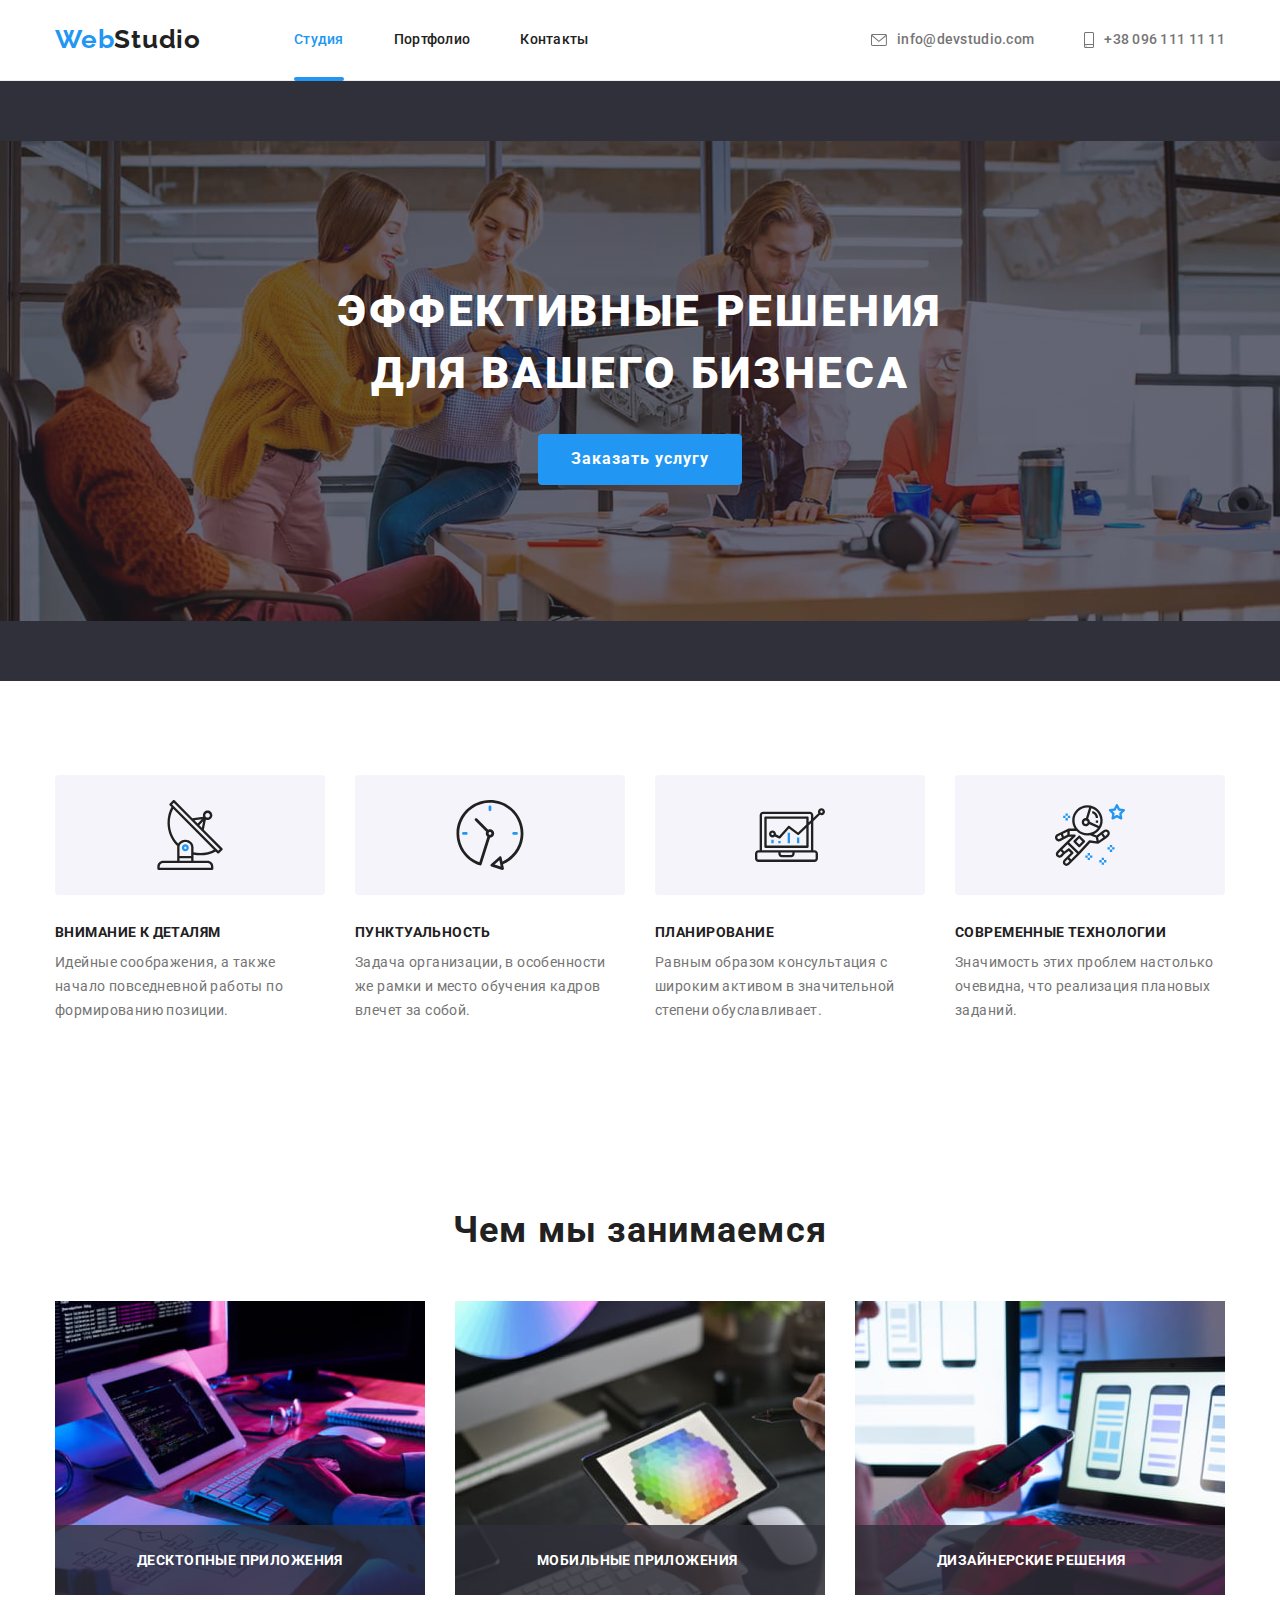
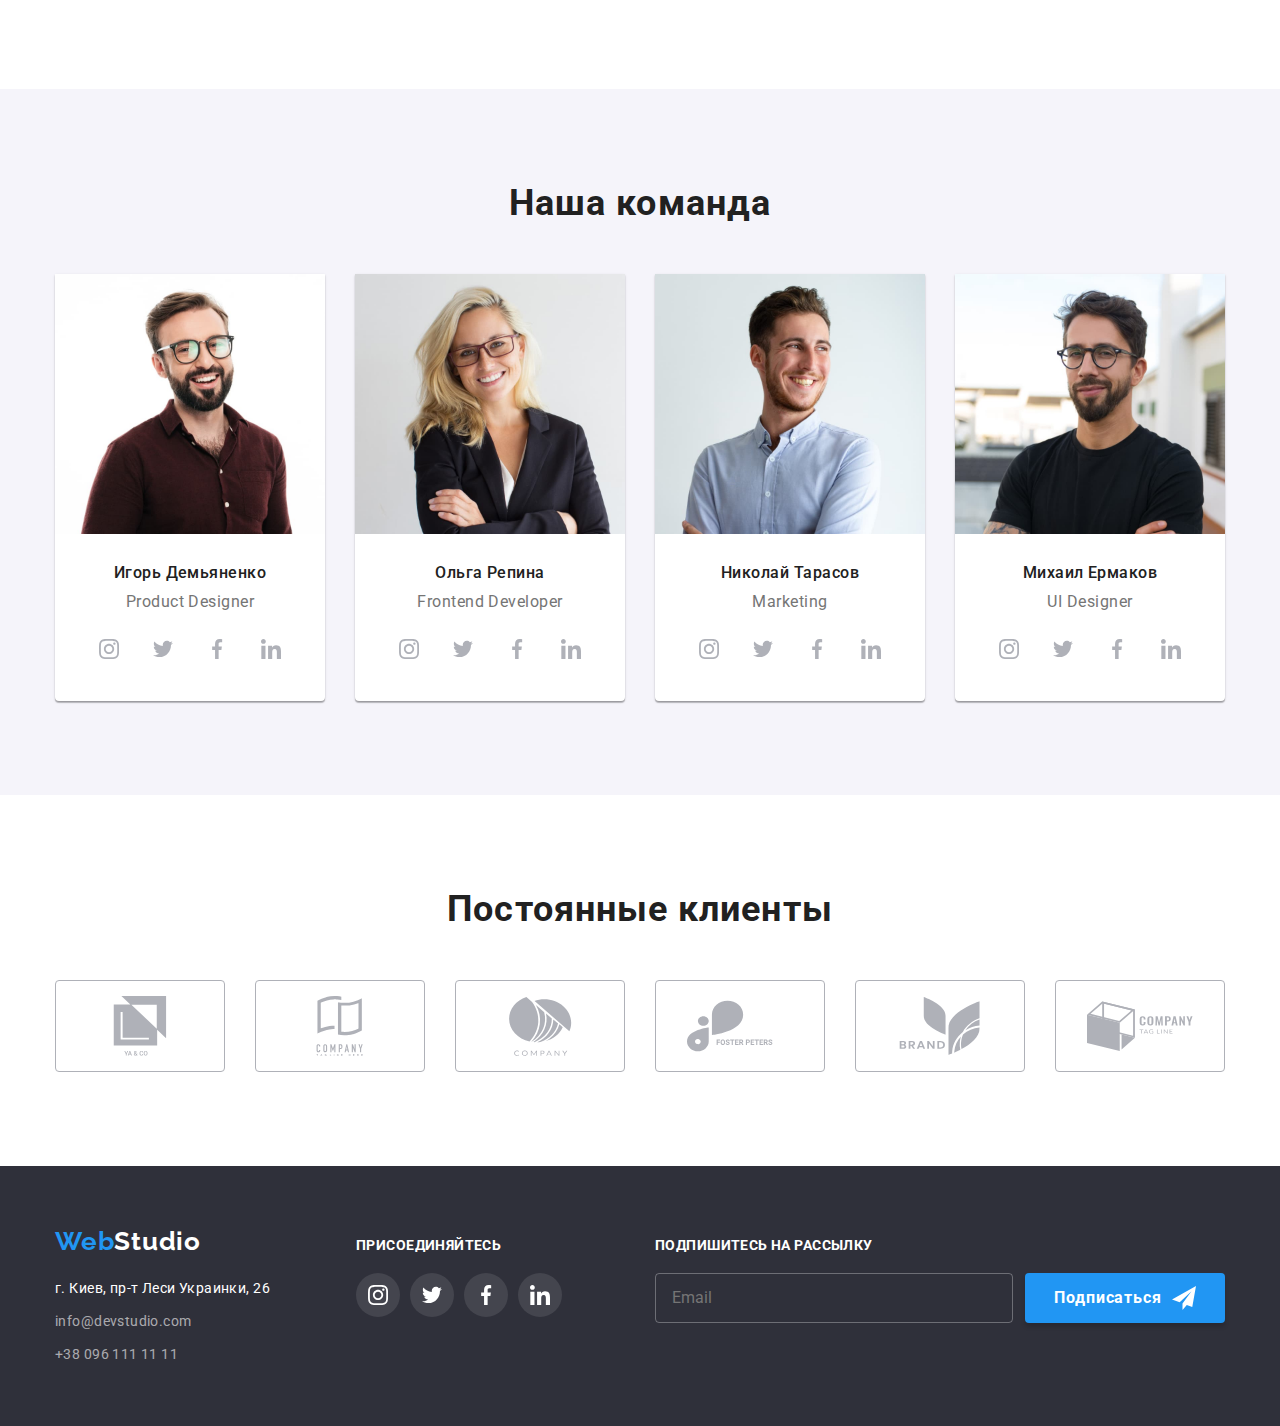
<file: index.html>
<!DOCTYPE html>
<html lang="ru">
<head>
    <meta charset="UTF-8">
    <meta http-equiv="X-UA-Compatible" content="IE=edge">
    <meta name="viewport" content="width=device-width, initial-scale=1.0">
    <title>Web Studio</title>
    <link rel="preconnect" href="https://fonts.googleapis.com">
    <link rel="preconnect" href="https://fonts.gstatic.com" crossorigin>
    <link href="https://fonts.googleapis.com/css2?family=Raleway:wght@700&family=Roboto:wght@400;500;700;900&display=swap"
        rel="stylesheet">
        <link rel="stylesheet" href="https://cdnjs.cloudflare.com/ajax/libs/modern-normalize/1.1.0/modern-normalize.min.css">
    <link rel="stylesheet" href="./css/main.min.css" />
</head>
<body>
    <header class="line-header">
        <div class="container">
            <!-- Заголовок Хедера -->
            <div class="header">
                <a href="./index.html" class="header__logo-second link"><span class="header__logo">Web</span>Studio</a>
            <!-- Навигация -->
                <nav class="nav">
                    <ul class="nav__list list"> 
                        <li class="nav__list-link"><a href="./index.html" class="nav__link link current">Студия</a></li>
                        <li class="nav__list-link"><a href="./portfolio.html" class="nav__link link">Портфолио</a></li>
                        <li class="nav__list-link"><a href="" class="nav__link link">Контакты</a></li>
                    </ul>
                </nav>
            <!-- Контакты -->
                <ul class="nav-contact list">
                    <li>
                        <a href="mailto:info@devstudio.com" class="nav__contact-link link">
                            <div class="nav-contact__icon-block">
                                <svg class="nav__mail-icon" width="16px" height="12px">
                                    <use href="./images/symbol-defs.svg#icon-envelope"></use>
                                </svg>
                                info@devstudio.com
                            </div>
                        </a>
                    </li>
                    <li>
                        <a href="tel:+380961111111" class="nav__contact-link link">
                            <div class="nav-contact__icon-block">
                                <svg class="nav__phone-icon" width="10px" height="16px">
                                    <use href="./images/symbol-defs.svg#icon-smartphone"></use>
                                </svg>
                                +38 096 111 11 11
                            </div>
                        </a>
                    </li>
                </ul>
            </div>
        </div>
    </header>
    <main>
        <!-- Фон на Hero -->
        
        <!-- Hero -->
        <section class="hero">
            <div class="container">
                <h1 class="hero__captoin">Эффективные решения<br> для вашего бизнеса</h1>
                <button data-modal-open type="button" class="hero__button">Заказать услугу</button>
                <div class="backdrop is-hidden" data-modal>
                    <div class="modal">
                        <button class="modal__button-close" type="button" data-modal-close>
                            <svg width="11px" height="11px" class="modal__icon">
                                <use href="./images/symbol-defs.svg#icon-close-svg"></use>
                            </svg>
                    </button>
                    <form name="signup_form" autocomplete="on" novalidate>
                        <h2 class="form-label">Оставьте свои данные, мы вам перезвоним</h2>
                        <div class="form-info">
                        <label for="name">Имя</label>
                        <input type="text" name="name" id="name" placeholder=" " class="form-info__text"/>
                        <svg class="form-info__svg">
                            <use href="./images/symbol-defs.svg#icon-person-input"></use>
                        </svg>
                        </div>

                        <div class="form-info">
                        <label for="tel">Телефон</label>
                        <input type="tel" name="tel" id="tel" placeholder=" " class="form-info__text">
                        <svg class="form-info__svg">
                            <use href="./images/symbol-defs.svg#icon-phone-input"></use>
                        </svg>
                        </div>

                        <div class="form-info">
                        <label for="email">Почта</label>
                        <input type="email" name="email" id="email" placeholder=" " class="form-info__text">
                        <svg class="form-info__svg">
                            <use href="./images/symbol-defs.svg#icon-email-input"></use>
                        </svg>
                        </div>

                        <div class="feetback">
                        <label for="feetback">Комментарий</label>
                        <textarea name="feetback" id="feetback" rows="10" placeholder="Введите текст" class="form-info__text"></textarea>
                        </div>

                        <div class="polisy">
                        <label for="polisy">
                            <input type="checkbox" name="polisy" id="polisy" class="polisy__checkbox">
                            <svg class="polisy__icon">
                                <use href="./images/symbol-defs.svg#icon-polisy"></use>
                            </svg>
                            Соглашаюсь с рассылкой и принимаю 
                            <a href="" class="polisy__link">Условия договора</a>
                        </label>
                        </div>
                        <button type="submit" class="form-button">Отправить</button>
                    </form>
                    </div>
                </div>
            </div>
        </section>
        <!-- Особенности веб студии -->
        <section class="section">
            <div class="container">
                <h2 class="visually-hidden">Особенности</h2>
                <ul class="hang list">
                    <li class="hang__list">
                        <div class="hang__block">
                            <svg class="hang__icons">
                                <use href="./images/symbol-defs.svg#icon-antenna"></use>
                            </svg>
                        </div>
                        <h3 class="hang__label">Внимание к деталям</h3>
                        <p class="hang__text">Идейные соображения, а также начало повседневной работы по формированию позиции.</p>
                    </li>
                <li class="hang__list">
                    <div class="hang__block">
                        <svg class="hang__icons">
                            <use href="./images/symbol-defs.svg#icon-clock"></use>
                        </svg>
                    </div>
                    <h3 class="hang__label">Пунктуальность</h3>
                    <p class="hang__text">Задача организации, в особенности же рамки и место обучения кадров влечет за собой.</p>
                </li>
                <li class="hang__list">
                    <div class="hang__block">
                        <svg class="hang__icons">
                            <use href="./images/symbol-defs.svg#icon-diagram"></use>
                        </svg>
                    </div>
                    <h3 class="hang__label">Планирование</h3>
                    <p class="hang__text">Равным образом консультация с широким активом в значительной степени обуславливает.</p>
                </li>
                <li class="hang__list">
                    <div class="hang__block">
                        <svg class="hang__icons">
                            <use href="./images/symbol-defs.svg#icon-astronaut"></use>
                        </svg>
                    </div>
                    <h3 class="hang__label">Современные технологии</h3>
                    <p class="hang__text">Значимость этих проблем настолько очевидна, что реализация плановых заданий.</p>
                </li>
                </ul>
            </div>
        </section>
        
        <!-- Примеры работ -->
        <section class="section examples-section">
            <div class="container">
                <h2 class="examples-title">Чем мы занимаемся</h2>
                    <ul class="examples list">
                        <li class="examples__list">
                            <div class="examples__backdrop">
                            <img src="./images/box1.jpg" alt="Семантическая верстка" width="370">
                                <p class="examples__text">Десктопные приложения</p>
                            </div>
                        </li>
                        <li class="examples__list">
                            <div class="examples__backdrop">
                            <img src="./images/box2.jpg" alt="Адаптивня верстка" width="370">
                                <p class="examples__text">Мобильные приложения</p>
                            </div>
                        </li>
                        <li class="examples__list">
                            <div class="examples__backdrop">
                            <img src="./images/box3.jpg" alt="Палитра с цветом" width="370">
                                <p class="examples__text">Дизайнерские решения</p>
                            </div>
                        </li>
                    </ul>
            </div>
        </section>
        <!-- Секция наша команда -->
        <section class="section my-team">
            <div class="container">
                <h2 class="team-title">Наша команда</h2>
                    <ul class="team list">
                        <li class="team__list">
                            <img src="./images/img1.jpg" alt="Сотрудник Игорь Демьяненко" width="270">
                            <div class="worker-box">
                                <h3 class="worker__title">Игорь Демьяненко</h3>
                                <p class="worker__position">Product Designer</p>
                                <ul class="social">
                                    <li class="social__list">
                                        <a href="" class="social__link">
                                            <svg width="20px" height="20px">
                                                <use href="./images/symbol-defs.svg#icon-instagram"></use>
                                            </svg>
                                        </a>
                                    </li>
                                    <li class="social__list">
                                        <a href="" class="social__link">
                                            <svg width="20px" height="20px">
                                                <use href="./images/symbol-defs.svg#icon-twitter"></use>
                                            </svg>
                                        </a>
                                    </li>
                                    <li class="social__list">
                                        <a href="" class="social__link">
                                            <svg width="20px" height="20px">
                                                <use href="./images/symbol-defs.svg#icon-facebook"></use>
                                            </svg>
                                        </a>
                                    </li>
                                    <li class="social__list">
                                        <a href="" class="social__link">
                                            <svg width="20px" height="20px">
                                                <use href="./images/symbol-defs.svg#icon-linkedin"></use>
                                            </svg>
                                        </a>
                                    </li>
                                </ul>
                             </div>
                        </li>
                <li class="team__list">
                    <img src="./images/img2.jpg" alt="Сотрудник Ольга Репина" width="270">
                    <div class="worker-box">
                        <h3 class="worker__title">Ольга Репина</h3>
                        <p class="worker__position">Frontend Developer</p>
                        <ul class="social">
                            <li class="social__list">
                                <a href="" class="social__link">
                                    <svg width="20px" height="20px">
                                        <use href="./images/symbol-defs.svg#icon-instagram"></use>
                                    </svg>
                                </a>
                            </li>
                            <li class="social__list">
                                <a href="" class="social__link">
                                    <svg width="20px" height="20px">
                                        <use href="./images/symbol-defs.svg#icon-twitter"></use>
                                    </svg>
                                </a>
                            </li>
                            <li class="social__list">
                                <a href="" class="social__link">
                                    <svg width="20px" height="20px">
                                        <use href="./images/symbol-defs.svg#icon-facebook"></use>
                                    </svg>
                                </a>
                            </li>
                            <li class="social__list">
                                <a href="" class="social__link">
                                    <svg width="20px" height="20px">
                                        <use href="./images/symbol-defs.svg#icon-linkedin"></use>
                                    </svg>
                                </a>
                            </li>
                        </ul>
                    </div>
                </li>
                <li class="team__list">
                    <img src="./images/img3.jpg" alt="Сотрудник Николай Тарасов" width="270">
                        <div class="worker-box">
                            <h3 class="worker__title">Николай Тарасов</h3>
                            <p class="worker__position">Marketing</p>
                            <ul class="social">
                                <li class="social__list">
                                    <a href="" class="social__link">
                                        <svg width="20px" height="20px">
                                            <use href="./images/symbol-defs.svg#icon-instagram"></use>
                                        </svg>
                                    </a>
                                </li>
                                <li class="social__list">
                                    <a href="" class="social__link">
                                        <svg width="20px" height="20px">
                                            <use href="./images/symbol-defs.svg#icon-twitter"></use>
                                        </svg>
                                    </a>
                                </li>
                                <li class="social__list">
                                    <a href="" class="social__link">
                                        <svg width="20px" height="20px">
                                            <use href="./images/symbol-defs.svg#icon-facebook"></use>
                                        </svg>
                                    </a>
                                </li>
                                <li class="social__list">
                                    <a href="" class="social__link">
                                        <svg width="20px" height="20px">
                                            <use href="./images/symbol-defs.svg#icon-linkedin"></use>
                                        </svg>
                                    </a>
                                </li>
                            </ul>
                        </div>
                </li>
                <li class="team__list">
                    <img src="./images/img4.jpg" alt="Сотрудник Михаил Ермаков" width="270">
                        <div class="worker-box">
                            <h3 class="worker__title">Михаил Ермаков</h3>
                            <p class="worker__position">UI Designer</p>
                            <ul class="social">
                                <li class="social__list">
                                    <a href="" class="social__link">
                                        <svg width="20px" height="20px">
                                            <use href="./images/symbol-defs.svg#icon-instagram"></use>
                                        </svg>
                                    </a>
                                </li>
                                <li class="social__list">
                                    <a href="" class="social__link">
                                        <svg width="20px" height="20px">
                                            <use href="./images/symbol-defs.svg#icon-twitter"></use>
                                        </svg>
                                    </a>
                                </li>
                                <li class="social__list">
                                    <a href="" class="social__link">
                                        <svg width="20px" height="20px">
                                            <use href="./images/symbol-defs.svg#icon-facebook"></use>
                                        </svg>
                                    </a>
                                </li>
                                <li class="social__list">
                                    <a href="" class="social__link">
                                        <svg width="20px" height="20px">
                                            <use href="./images/symbol-defs.svg#icon-linkedin"></use>
                                        </svg>
                                    </a>
                                </li>
                            </ul>
                        </div>
                </li>
            </ul>
            </div>
        </section>
        <!-- Постоянные клиенты -->
        <section class="section">
            <div class="container">
                <h2 class="client-header">Постоянные клиенты</h2>
                <ul class="client">
                    <li class="client__list">
                        <a href="" class="client__link">
                            <svg width="106px" height="60px">
                                <use href="./images/symbol-defs.svg#icon-group-1"></use>
                            </svg>
                        </a>
                    </li>
                    <li class="client__list">
                        <a href="" class="client__link">
                            <svg width="106px" height="60px">
                                <use href="./images/symbol-defs.svg#icon-group-2"></use>
                            </svg>
                        </a>
                    </li>
                    <li class="client__list">
                        <a href="" class="client__link">
                            <svg width="106px" height="60px">
                                <use href="./images/symbol-defs.svg#icon-group-3"></use>
                            </svg>
                        </a>
                    </li>
                <li class="client__list">
                    <a href="" class="client__link">
                        <svg width="106px" height="60px">
                            <use href="./images/symbol-defs.svg#icon-group-4"></use>
                        </svg>
                    </a>
                </li>
                    <li class="client__list">
                        <a href="" class="client__link">
                            <svg width="106px" height="60px">
                                <use href="./images/symbol-defs.svg#icon-group-5"></use>
                            </svg>
                        </a>
                    </li>
                    <li class="client__list">
                        <a href="" class="client__link">
                            <svg width="106px" height="60px">
                                <use href="./images/symbol-defs.svg#icon-group-6"></use>
                            </svg>
                        </a>
                    </li>
                </ul>
            </div>
        </section>
    </main>
    <!-- Подвал -->
    <footer class="footer">
        <div class="container footer__box">
            <div class="footer__adrees-block">
            <a href="./index.html" class="footer__icon-second link"><span class="footer__icon">Web</span>Studio</a>
                <address class="address">
                    <ul class="list">
                        <li class="address__list">
                        <a href="https://goo.gl/maps/MMKUuwx7VS9g7BKy7" class="address__map link">г. Киев, пр-т Леси Украинки, 26</a>
                        </li>
                        <li class="address__list"> 
                        <a href="mailto:info@devstudio.com" class="address__item link">info@devstudio.com</a>
                        </li>
                        <li class="address__list">
                        <a href="tel:+380961111111" class="address__item link">+38 096 111 11 11</a>
                        </li>
                    </ul>
                </address>
            </div>
                <div class="footer-social">
                    <b class="footer-social__main">присоединяйтесь</b>
                    <ul class="footer-social__list">
                        <li class="footer-social__item-list">
                            <a href="" class="footer-social__link">
                                <svg width="20px" height="20px">
                                    <use href="./images/symbol-defs.svg#icon-instagram"></use>
                                </svg>
                            </a>
                        </li>
                        <li class="footer-social__item-list">
                            <a href="" class="footer-social__link">
                                <svg width="20px" height="20px">
                                    <use href="./images/symbol-defs.svg#icon-twitter"></use>
                                </svg>
                            </a>
                        </li>
                        <li class="footer-social__item-list">
                            <a href="" class="footer-social__link">
                                <svg width="20px" height="20px">
                                    <use href="./images/symbol-defs.svg#icon-facebook"></use>
                                </svg>
                            </a>
                        </li>
                        <li class="footer-social__item-list">
                            <a href="" class="footer-social__link">
                                <svg width="20px" height="20px">
                                    <use href="./images/symbol-defs.svg#icon-linkedin"></use>
                                </svg>
                            </a>
                        </li>
                    </ul>
                </div>
                <form class="input-wrap">
                    <div class="subscribe">
                    <label for="subscribe">Подпишитесь на рассылку</label>
                    <input type="text" name="subscribe" placeholder="Email">
                    </div>
                    <button type="submit" class="subscribe-button">Подписаться
                        <svg class="subscribe-button__icon">
                            <use href="./images/symbol-defs.svg#icon-icon-send"></use>
                        </svg>
                    </button>
                </form>
        </div>
    </footer>
    <script src="./js/modal.js"></script>
</body>
</html>
</file>
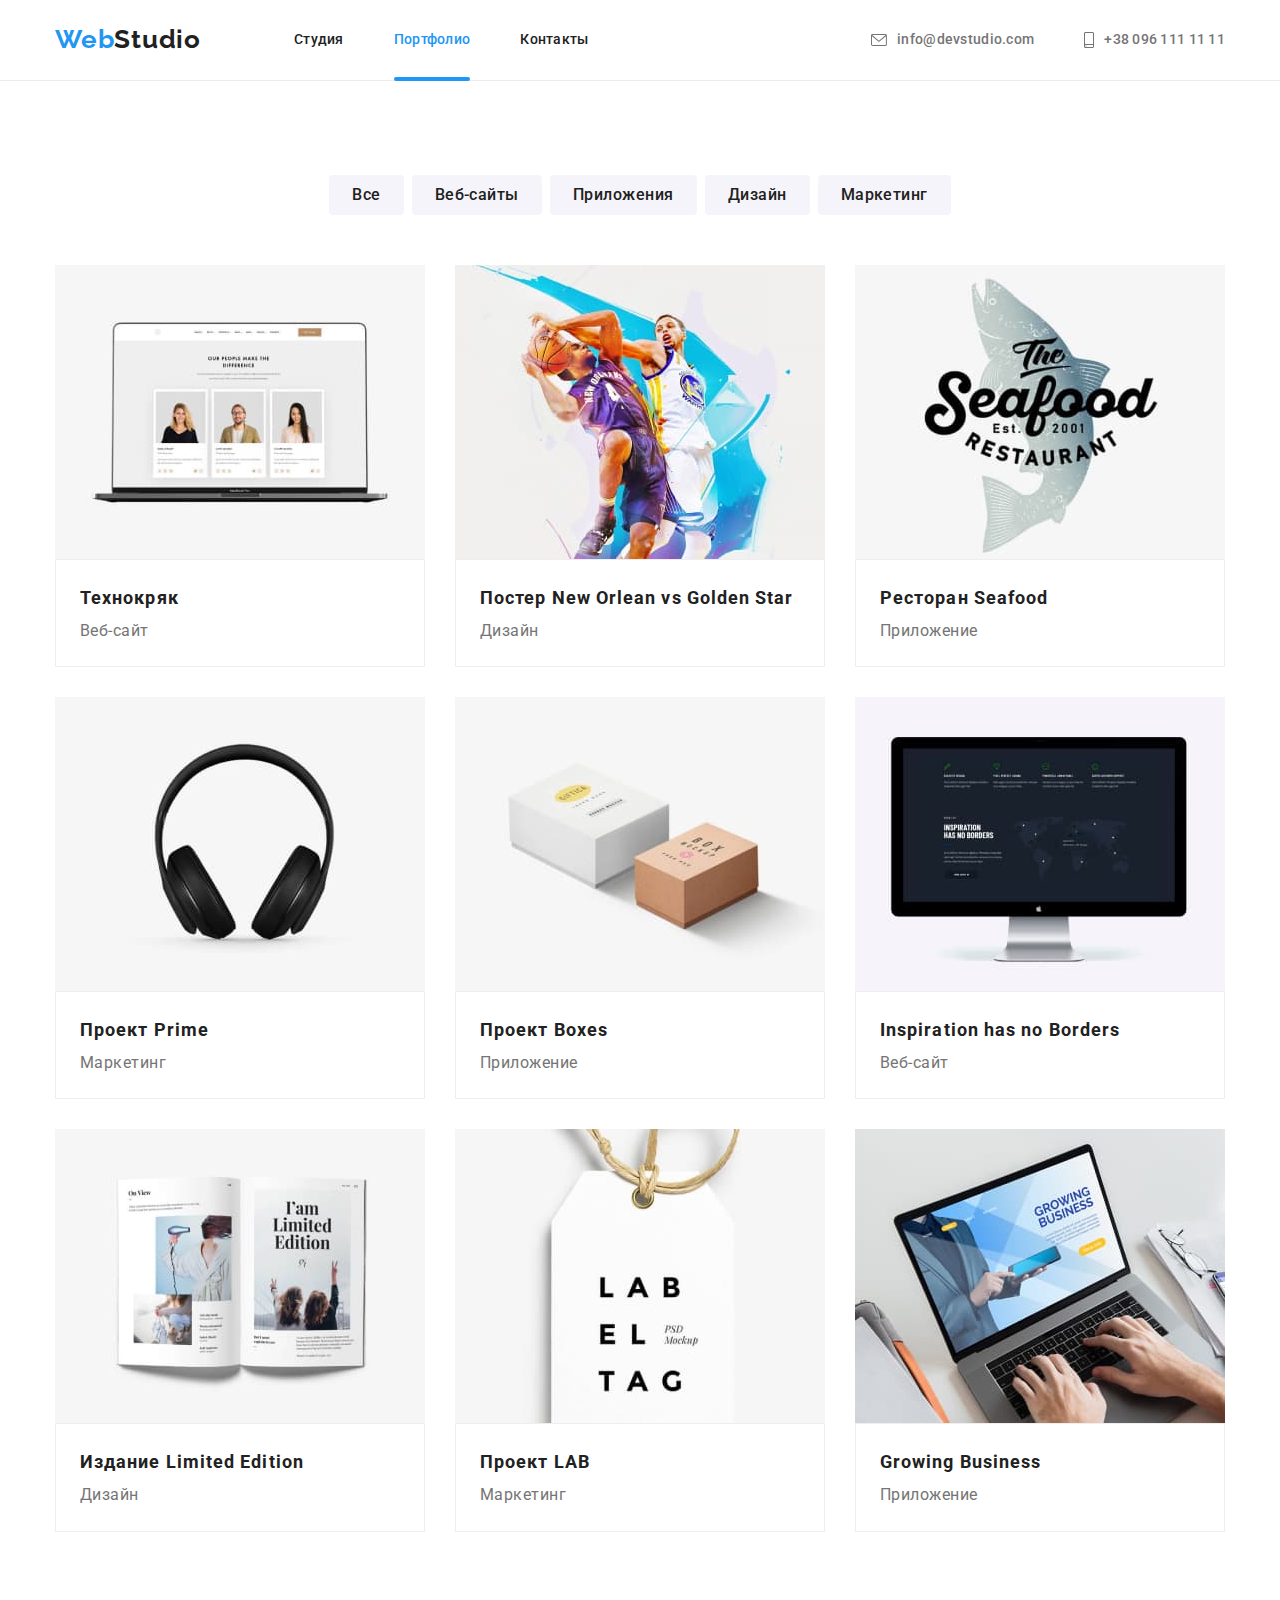
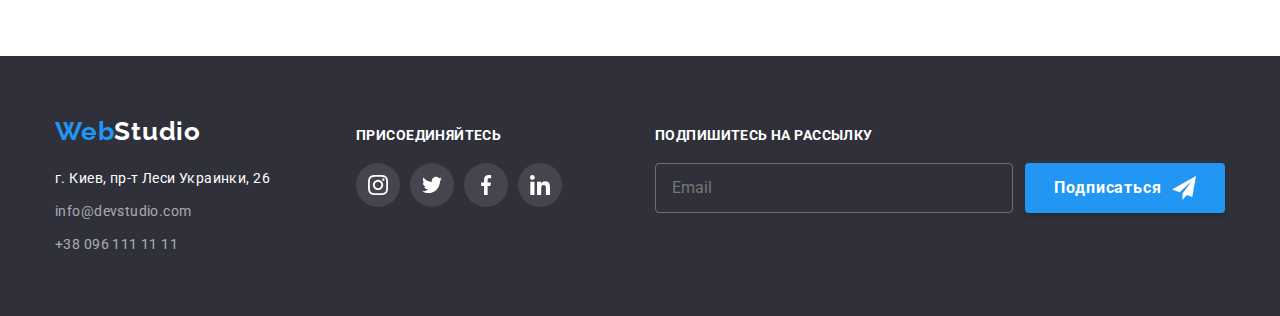
<file: portfolio.html>
<!DOCTYPE html>
<html lang="ru">
<head>
    <meta charset="UTF-8">
    <meta http-equiv="X-UA-Compatible" content="IE=edge">
    <meta name="viewport" content="width=device-width, initial-scale=1.0">
    <title>Portfolio</title>
    <link rel="preconnect" href="https://fonts.googleapis.com">
    <link rel="preconnect" href="https://fonts.gstatic.com" crossorigin>
    <link href="https://fonts.googleapis.com/css2?family=Raleway:wght@700&family=Roboto:wght@400;500;700;900&display=swap"
        rel="stylesheet">
        <link rel="stylesheet" href="https://cdnjs.cloudflare.com/ajax/libs/modern-normalize/1.1.0/modern-normalize.min.css">
    <link rel="stylesheet" href="./css/main.min.css" />
</head>
<body>
<header class="line-header">
    <div class="container">
        <!-- Заголовок Хедера -->
        <div class="header">
            <a href="./index.html" class="header__logo-second link"><span class="header__logo">Web</span>Studio</a>
            <!-- Навигация -->
            <nav class="nav">
                <ul class="nav__list list">
                    <li class="nav__list-link"><a href="./index.html" class="nav__link link">Студия</a></li>
                    <li class="nav__list-link"><a href="./portfolio.html" class="nav__link link current">Портфолио</a></li>
                    <li class="nav__list-link"><a href="" class="nav__link link">Контакты</a></li>
                </ul>
            </nav>
            <!-- Контакты -->
            <ul class="nav-contact list">
                <li>
                    <a href="mailto:info@devstudio.com" class="nav__contact-link link">
                        <div class="nav-contact__icon-block">
                            <svg class="nav__mail-icon" width="16px" height="12px">
                                <use href="./images/symbol-defs.svg#icon-envelope"></use>
                            </svg>
                            info@devstudio.com
                        </div>
                    </a>
                </li>
                <li>
                    <a href="tel:+380961111111" class="nav__contact-link link">
                        <div class="nav-contact__icon-block">
                            <svg class="nav__phone-icon" width="10px" height="16px">
                                <use href="./images/symbol-defs.svg#icon-smartphone"></use>
                            </svg>
                            +38 096 111 11 11
                        </div>
                    </a>
                </li>
            </ul>
        </div>
    </div>
</header>
    <main>
        <!-- Фильтр -->
        <section class="section">
            <div class="container">
        <h1 class="visually-hidden">Портфолио</h1>
        <ul class="filter list">
            <li class="filter__list">
                <button class="filter__button" type="button">Все</button>
            </li>
            <li class="filter__list">
                <button class="filter__button" type="button">Веб-сайты</button>
            </li>
            <li class="filter__list">
                <button class="filter__button" type="button">Приложения</button>
            </li>
            <li class="filter__list">
                <button class="filter__button" type="button">Дизайн</button>
            </li>
            <li class="filter__list">
                <button class="filter__button" type="button">Маркетинг</button>
            </li>
        </ul>
            <!-- services -->
            <ul class="services list">
                <li class="services__list">
                    <a href="" class="services__link">
                    <div class="overlay">
                        <img src="./images/img5.jpg" alt="Ноутбук с сайтом" width="370">
                            <div class="overlay__block">
                                <p class="overlay__text">
                                Ресурс предлагает комплексные предложения с разным уровнем функционала и сервисов. Все это позволит посетителю получить
                                исчерпывающие сведения о компании или частном лице.
                                </p>
                            </div>
                    </div>
                    <div class="services__block">
                    <h2 class="services__title">Технокряк</h2>
                    <p class="services__text">Веб-сайт</p>
                    </div>
                    </a>
                </li>
                <li class="services__list">
                    <a href="" class="services__link">
                    <div class="overlay">
                    <img src="./images/img6.jpg" alt="Баскетбольный постер" width="370">
                    <div class="overlay__block">
                        <p class="overlay__text">
                            Ресурс предлагает комплексные предложения с разным уровнем функционала и сервисов. Все это позволит посетителю
                            получить
                            исчерпывающие сведения о компании или частном лице.
                        </p>
                    </div>
                    </div>
                    <div class="services__block">
                    <h2 class="services__title">Постер New Orlean vs Golden Star</h2>
                    <p class="services__text">Дизайн</p>
                    </div>
                    </a>
                </li>
                <li class="services__list">
                    <a href="" class="services__link">
                    <div class="overlay">
                    <img src="./images/img7.jpg" alt="Рыба логотип ресторана" width="370">
                    <div class="overlay__block">
                        <p class="overlay__text">
                            Ресурс предлагает комплексные предложения с разным уровнем функционала и сервисов. Все это позволит посетителю
                            получить
                            исчерпывающие сведения о компании или частном лице.
                        </p>
                    </div>
                    </div>
                    <div class="services__block">
                    <h2 class="services__title">Ресторан Seafood</h2>
                    <p class="services__text">Приложение</p>
                    </div>
                    </a>
                </li>
                <li class="services__list">
                    <a href="" class="services__link">
                    <div class="overlay">
                    <img src="./images/img8.jpg" alt="Наушники" width="370">
                    <div class="overlay__block">
                        <p class="overlay__text">
                            Ресурс предлагает комплексные предложения с разным уровнем функционала и сервисов. Все это позволит посетителю
                            получить
                            исчерпывающие сведения о компании или частном лице.
                        </p>
                    </div>
                    </div>
                    <div class="services__block">
                    <h2 class="services__title">Проект Prime</h2>
                    <p class="services__text">Маркетинг</p>
                    </div>
                    </a>
                </li>
                <li class="services__list">
                    <a href="" class="services__link">
                    <div class="overlay">
                    <img src="./images/img9.jpg" alt="Две коробки" width="370">
                    <div class="overlay__block">
                        <p class="overlay__text">
                            Ресурс предлагает комплексные предложения с разным уровнем функционала и сервисов. Все это позволит посетителю
                            получить
                            исчерпывающие сведения о компании или частном лице.
                        </p>
                    </div>
                    </div>
                    <div class="services__block">
                    <h2 class="services__title">Проект Boxes</h2>
                    <p class="services__text">Приложение</p>
                    </div>
                    </a>
                </li>
                <li class="services__list">
                    <a href="" class="services__link">
                    <div class="overlay">
                    <img src="./images/img10.jpg" alt="Мак" width="370">
                    <div class="overlay__block">
                        <p class="overlay__text">
                            Ресурс предлагает комплексные предложения с разным уровнем функционала и сервисов. Все это позволит посетителю
                            получить
                            исчерпывающие сведения о компании или частном лице.
                        </p>
                    </div>
                    </div>
                    <div class="services__block">
                    <h2 class="services__title">Inspiration has no Borders</h2>
                    <p class="services__text">Веб-сайт</p>
                    </div>
                    </a>
                </li>
                <li class="services__list">
                    <a href="" class="services__link">
                    <div class="overlay">
                    <img src="./images/img11.jpg" alt="Книга" width="370">
                    <div class="overlay__block">
                        <p class="overlay__text">
                            Ресурс предлагает комплексные предложения с разным уровнем функционала и сервисов. Все это позволит посетителю
                            получить
                            исчерпывающие сведения о компании или частном лице.
                        </p>
                    </div>
                    </div>
                    <div class="services__block">
                    <h2 class="services__title">Издание Limited Edition</h2>
                    <p class="services__text">Дизайн</p>
                    </div>
                    </a>
                </li>
                <li class="services__list">
                    <a href="" class="services__link">
                    <div class="overlay">
                    <img src="./images/img12.jpg" alt="Бирка" width="370">
                    <div class="overlay__block">
                        <p class="overlay__text">
                            Ресурс предлагает комплексные предложения с разным уровнем функционала и сервисов. Все это позволит посетителю
                            получить
                            исчерпывающие сведения о компании или частном лице.
                        </p>
                    </div>
                    </div>
                    <div class="services__block">
                    <h2 class="services__title">Проект LAB</h2>
                    <p class="services__text">Маркетинг</p>
                    </div>
                    </a>
                </li>
                <li class="services__list">
                    <a href="" class="services__link">
                    <div class="overlay">
                    <img src="./images/img13.jpg" alt="Ноутбук с сайтом" width="370">
                    <div class="overlay__block">
                        <p class="overlay__text">
                            Ресурс предлагает комплексные предложения с разным уровнем функционала и сервисов. Все это позволит посетителю
                            получить
                            исчерпывающие сведения о компании или частном лице.
                        </p>
                    </div>
                    </div>
                    <div class="services__block">
                    <h2 class="services__title">Growing Business</h2>
                    <p class="services__text">Приложение</p>
                    </div>
                    </a>
                </li>
            </ul>
            </div>
        </section>
    </main>
    <!-- Подвал -->
    <footer class="footer">
        <div class="container footer__box">
            <div class="footer__adrees-block">
                <a href="./index.html" class="footer__icon-second link"><span class="footer__icon">Web</span>Studio</a>
                <address class="address">
                    <ul class="list">
                        <li class="address__list">
                            <a href="https://goo.gl/maps/MMKUuwx7VS9g7BKy7" class="address__map link">г. Киев, пр-т Леси
                                Украинки, 26</a>
                        </li>
                        <li class="address__list">
                            <a href="mailto:info@devstudio.com" class="address__item link">info@devstudio.com</a>
                        </li>
                        <li class="address__list">
                            <a href="tel:+380961111111" class="address__item link">+38 096 111 11 11</a>
                        </li>
                    </ul>
                </address>
            </div>
            <div class="footer-social">
                <b class="footer-social__main">присоединяйтесь</b>
                <ul class="footer-social__list">
                    <li class="footer-social__item-list">
                        <a href="" class="footer-social__link">
                            <svg width="20px" height="20px">
                                <use href="./images/symbol-defs.svg#icon-instagram"></use>
                            </svg>
                        </a>
                    </li>
                    <li class="footer-social__item-list">
                        <a href="" class="footer-social__link">
                            <svg width="20px" height="20px">
                                <use href="./images/symbol-defs.svg#icon-twitter"></use>
                            </svg>
                        </a>
                    </li>
                    <li class="footer-social__item-list">
                        <a href="" class="footer-social__link">
                            <svg width="20px" height="20px">
                                <use href="./images/symbol-defs.svg#icon-facebook"></use>
                            </svg>
                        </a>
                    </li>
                    <li class="footer-social__item-list">
                        <a href="" class="footer-social__link">
                            <svg width="20px" height="20px">
                                <use href="./images/symbol-defs.svg#icon-linkedin"></use>
                            </svg>
                        </a>
                    </li>
                </ul>
            </div>
            <form class="input-wrap">
                <div class="subscribe">
                    <label for="subscribe">Подпишитесь на рассылку</label>
                    <input type="text" name="subscribe" placeholder="Email">
                </div>
                <button type="submit" class="subscribe-button">Подписаться
                    <svg class="subscribe-button__icon">
                        <use href="./images/symbol-defs.svg#icon-icon-send"></use>
                    </svg>
                </button>
            </form>
        </div>
    </footer>
</body>
</html>
</file>
<file: css/main.min.css>
html{-webkit-box-sizing:border-box;box-sizing:border-box}*,*::before,*::after{-webkit-box-sizing:inherit;box-sizing:inherit}body{background-color:var(--h1-text-color);color:var(--title-text-color);font-family:Roboto, sans-serif}.list{list-style:none}.link{text-decoration:none}h1,h2,h3,h4,h5,h6{margin:0}ul{margin:0;padding:0;list-style:none}p{margin:0}img{display:block;max-width:100%;height:auto}button{border:1px solid transparent}a{text-decoration:none}.container{width:1200px;padding-left:15px;padding-right:15px;margin-left:auto;margin-right:auto}.visually-hidden{position:absolute;width:1px;height:1px;margin:-1px;border:0;padding:0;white-space:nowrap;-webkit-clip-path:inset(100%);clip-path:inset(100%);clip:rect(0 0 0 0);overflow:hidden}:root{--primiry-text-color: #212121;--title-text-color: #757575;--adress-footer-text: rgba(255, 255, 255, 0.6);--h1-text-color: #ffffff;--acent-color: #2196f3;--background-hero: #2f303a;--background-porfolio-botton: #f5f4fa}.line-header{border-bottom:1px solid #ECECEC}.nav__list{display:-webkit-box;display:-ms-flexbox;display:flex;font-weight:500;font-size:14px;line-height:1.14;letter-spacing:0.02em}.nav__list-link{margin-right:50px;position:relative}.nav__list-link:last-child{margin-right:0}.nav__link{color:var(--primiry-text-color);display:block;padding-top:32px;padding-bottom:32px;-webkit-transition:color 250ms cubic-bezier(0.4, 0, 0.2, 1);transition:color 250ms cubic-bezier(0.4, 0, 0.2, 1)}.current{color:var(--acent-color)}.current::after{content:"";border:2px solid var(--acent-color);background-color:var(--acent-color);border-radius:2px;width:100%;position:absolute;bottom:-1px;left:0}.nav__link:hover,.nav__link:focus{color:var(--acent-color)}.nav-contact{display:-webkit-box;display:-ms-flexbox;display:flex;margin-left:auto;font-weight:500;font-size:14px;line-height:1.14;letter-spacing:0.02em}.nav-contact li{margin-right:50px}.nav__contact-link{color:var(--title-text-color);-webkit-transition:color 250ms cubic-bezier(0.4, 0, 0.2, 1);transition:color 250ms cubic-bezier(0.4, 0, 0.2, 1)}.nav-contact li:last-child{margin-right:0}.nav__contact-link:hover,.nav__contact-link:focus{color:var(--acent-color)}.nav-contact__icon-block{display:-webkit-box;display:-ms-flexbox;display:flex;-webkit-box-pack:center;-ms-flex-pack:center;justify-content:center;-webkit-box-align:center;-ms-flex-align:center;align-items:center}.nav__phone-icon{margin-right:10px;fill:currentColor}.nav__mail-icon{margin-right:10px;fill:currentColor}.client-header{color:var(--primiry-text-color);font-weight:700;font-size:36px;line-height:1.14;text-align:center;letter-spacing:0.03em}.client{display:-webkit-box;display:-ms-flexbox;display:flex;-webkit-box-pack:center;-ms-flex-pack:center;justify-content:center;-webkit-box-align:center;-ms-flex-align:center;align-items:center;margin-top:50px}.client__list{margin-right:30px}.client__link{display:-webkit-box;display:-ms-flexbox;display:flex;-webkit-box-pack:center;-ms-flex-pack:center;justify-content:center;-webkit-box-align:center;-ms-flex-align:center;align-items:center;border:1px solid #AFB1B8;-webkit-box-sizing:border-box;box-sizing:border-box;border-radius:4px;min-width:170px;min-height:92px;fill:#AFB1B8;-webkit-transition:fill 250ms cubic-bezier(0.4, 0, 0.2, 1),border 250ms cubic-bezier(0.4, 0, 0.2, 1);transition:fill 250ms cubic-bezier(0.4, 0, 0.2, 1),border 250ms cubic-bezier(0.4, 0, 0.2, 1)}.client__list:last-child{margin:0}.client__link:hover,.client__link:focus{fill:var(--acent-color);border:1px solid #2196F3}.examples-section{padding-top:0}.examples-title{color:var(--primiry-text-color);font-weight:700;font-size:36px;line-height:1.14;text-align:center;letter-spacing:0.03em;margin-bottom:50px}.examples{display:-webkit-box;display:-ms-flexbox;display:flex;-webkit-box-pack:center;-ms-flex-pack:center;justify-content:center}.examples__list{margin-left:30px;position:relative}.examples__list:first-child{margin-left:0}.examples__text{font-family:'Roboto';font-style:normal;font-weight:700;font-size:14px;text-align:center;letter-spacing:0.03em;text-transform:uppercase;color:#FFFFFF;position:absolute;bottom:27px;left:82px}.examples__backdrop::before{display:inline-block;content:"";background-color:rgba(47,48,58,0.8);width:370px;height:70px;position:absolute;bottom:0}.filter__button{font-family:inherit;color:var(--primiry-text-color);background-color:var(--background-porfolio-botton);cursor:pointer;font-weight:500;font-size:16px;line-height:1.6;text-align:center;letter-spacing:0.03em;border-radius:4px;padding:6px 22px;-webkit-transition:color 250ms cubic-bezier(0.4, 0, 0.2, 1),background-color 250ms cubic-bezier(0.4, 0, 0.2, 1),-webkit-box-shadow 250ms cubic-bezier(0.4, 0, 0.2, 1);transition:color 250ms cubic-bezier(0.4, 0, 0.2, 1),background-color 250ms cubic-bezier(0.4, 0, 0.2, 1),-webkit-box-shadow 250ms cubic-bezier(0.4, 0, 0.2, 1);transition:color 250ms cubic-bezier(0.4, 0, 0.2, 1),background-color 250ms cubic-bezier(0.4, 0, 0.2, 1),box-shadow 250ms cubic-bezier(0.4, 0, 0.2, 1);transition:color 250ms cubic-bezier(0.4, 0, 0.2, 1),background-color 250ms cubic-bezier(0.4, 0, 0.2, 1),box-shadow 250ms cubic-bezier(0.4, 0, 0.2, 1),-webkit-box-shadow 250ms cubic-bezier(0.4, 0, 0.2, 1)}.filter__button:hover,.filter__button:focus{background-color:var(--acent-color);color:var(--h1-text-color);-webkit-box-shadow:0px 3px 1px rgba(0,0,0,0.1),0px 1px 2px rgba(0,0,0,0.08),0px 2px 2px rgba(0,0,0,0.12);box-shadow:0px 3px 1px rgba(0,0,0,0.1),0px 1px 2px rgba(0,0,0,0.08),0px 2px 2px rgba(0,0,0,0.12)}.filter{display:-webkit-box;display:-ms-flexbox;display:flex;-webkit-box-pack:center;-ms-flex-pack:center;justify-content:center}.filter__list{margin-left:8px}.filter__list:first-child{margin-left:0}.footer{background-color:var(--background-hero);padding:60px 0}.footer__adrees-block{-webkit-box-flex:1;-ms-flex-positive:1;flex-grow:1}.address__list{margin-bottom:9px}.address__list:last-child{margin-bottom:0}.footer__icon{color:var(--acent-color);font-family:"Raleway", sans-serif;font-weight:700;font-size:26px;line-height:1.2;letter-spacing:0.03em}.footer__icon-second{color:var(--h1-text-color);font-family:"Raleway", sans-serif;font-weight:700;font-size:26px;line-height:1.2;letter-spacing:0.03em;margin-bottom:20px;display:inline-block}.address{font-style:normal}.address__map{color:var(--h1-text-color);font-weight:400;font-size:14px;line-height:1.7;letter-spacing:0.03em;-webkit-transition:color 250ms cubic-bezier(0.4, 0, 0.2, 1);transition:color 250ms cubic-bezier(0.4, 0, 0.2, 1)}.address__map:hover,.address__map:focus{color:var(--acent-color)}.address__item{color:var(--adress-footer-text);font-weight:400;font-size:14px;line-height:1.7;letter-spacing:0.03em;-webkit-transition:color 250ms cubic-bezier(0.4, 0, 0.2, 1);transition:color 250ms cubic-bezier(0.4, 0, 0.2, 1)}.address__item:hover,.address__item:focus{color:var(--acent-color)}.footer__box{display:-webkit-box;display:-ms-flexbox;display:flex;-webkit-box-align:baseline;-ms-flex-align:baseline;align-items:baseline}.footer-social{margin-left:70px;display:-webkit-box;display:-ms-flexbox;display:flex;-webkit-box-orient:vertical;-webkit-box-direction:normal;-ms-flex-direction:column;flex-direction:column;-webkit-box-align:start;-ms-flex-align:start;align-items:flex-start}.footer-social__main{font-style:normal;font-weight:700;font-size:14px;line-height:16px;letter-spacing:0.03em;text-transform:uppercase;color:var(--h1-text-color)}.footer-social__list{display:-webkit-box;display:-ms-flexbox;display:flex;-webkit-box-pack:center;-ms-flex-pack:center;justify-content:center;-webkit-box-align:center;-ms-flex-align:center;align-items:center;margin-top:20px}.footer-social__link{width:44px;height:44px;display:-webkit-box;display:-ms-flexbox;display:flex;-webkit-box-pack:center;-ms-flex-pack:center;justify-content:center;-webkit-box-align:center;-ms-flex-align:center;align-items:center;background:rgba(255,255,255,0.1);border-radius:50%;fill:var(--h1-text-color)}.footer-social__item-list{margin-right:10px}.footer-social__item-list:last-child{margin-right:0px}.footer-social__link:hover,.footer-social__link:focus{background-color:var(--acent-color);border-radius:50%;fill:var(--h1-text-color);-webkit-transition:fill 250ms cubic-bezier(0.4, 0, 0.2, 1),background-color 250ms cubic-bezier(0.4, 0, 0.2, 1);transition:fill 250ms cubic-bezier(0.4, 0, 0.2, 1),background-color 250ms cubic-bezier(0.4, 0, 0.2, 1)}.input-wrap{display:-webkit-box;display:-ms-flexbox;display:flex;-webkit-box-align:end;-ms-flex-align:end;align-items:flex-end;margin-left:93px}.subscribe{margin-right:12px;display:-webkit-box;display:-ms-flexbox;display:flex;-webkit-box-orient:vertical;-webkit-box-direction:normal;-ms-flex-direction:column;flex-direction:column}.subscribe>label{margin-bottom:20px;font-weight:700;font-size:14px;line-height:16px;letter-spacing:0.03em;text-transform:uppercase;color:var(--h1-text-color)}.subscribe>input{width:358px;height:50px;border:1px solid rgba(255,255,255,0.3);border-radius:4px;background:transparent;padding-left:16px;padding-bottom:15px;padding-top:15px;color:var(--h1-text-color)}.subscribe-button{width:200px;height:50px;-webkit-box-shadow:0px 4px 4px rgba(0,0,0,0.15);box-shadow:0px 4px 4px rgba(0,0,0,0.15);border-radius:4px;box-shadow:0px 4px 4px rgba(0,0,0,0.15);background:var(--acent-color);color:var(--h1-text-color);font-weight:700;font-size:16px;line-height:30px;letter-spacing:0.06em;display:-webkit-box;display:-ms-flexbox;display:flex;-webkit-box-pack:center;-ms-flex-pack:center;justify-content:center;-webkit-box-align:center;-ms-flex-align:center;align-items:center}.subscribe-button__icon{width:24px;height:24px;margin-left:10px}.polisy__link{text-decoration:underline;color:var(--acent-color)}textarea{resize:none}.form-label{font-weight:700;font-size:20px;line-height:23px;text-align:center;letter-spacing:0.03em;color:var(--primiry-text-color);margin-bottom:12px}.form-info{display:-webkit-box;display:-ms-flexbox;display:flex;-webkit-box-orient:vertical;-webkit-box-direction:normal;-ms-flex-direction:column;flex-direction:column;-webkit-box-align:start;-ms-flex-align:start;align-items:flex-start;margin-bottom:10px;position:relative}.form-info:first-child{margin-top:0}.form-info>label{display:block;font-weight:400;font-size:12px;line-height:14px;letter-spacing:0.01em;color:var(--title-text-color);margin-bottom:4px}.form-info>svg{width:18px;height:18px}.form-info>input{height:40px;width:100%;border:1px solid rgba(33,33,33,0.2);border-radius:4px;padding-top:14px;padding-bottom:14px;padding-left:42px}.form-info__svg{-webkit-transition:fill 250ms cubic-bezier(0.4, 0, 0.2, 1);transition:fill 250ms cubic-bezier(0.4, 0, 0.2, 1);position:absolute;left:15px;bottom:12px}.form-info__text{-webkit-transition:border-color 250ms cubic-bezier(0.4, 0, 0.2, 1);transition:border-color 250ms cubic-bezier(0.4, 0, 0.2, 1)}.form-info__text:focus-within{outline:transparent;border-color:var(--acent-color)}.form-info__text:focus-within+.form-info__svg{fill:var(--acent-color)}.feetback{position:relative;display:-webkit-box;display:-ms-flexbox;display:flex;-webkit-box-orient:vertical;-webkit-box-direction:normal;-ms-flex-direction:column;flex-direction:column;margin-bottom:20px}.feetback>label{font-weight:400;font-size:12px;line-height:14px;letter-spacing:0.01em;color:var(--title-text-color);display:-webkit-box;display:-ms-flexbox;display:flex;-webkit-box-align:start;-ms-flex-align:start;align-items:flex-start;margin-bottom:4px}.feetback>textarea{height:120px;width:100%;border:1px solid rgba(33,33,33,0.2);border-radius:4px;padding:12px 16px}.feetback textarea::-webkit-input-placeholder{font-weight:400;font-size:12px;line-height:14px;letter-spacing:0.01em;color:rgba(117,117,117,0.5)}.feetback textarea:-ms-input-placeholder{font-weight:400;font-size:12px;line-height:14px;letter-spacing:0.01em;color:rgba(117,117,117,0.5)}.feetback textarea::-ms-input-placeholder{font-weight:400;font-size:12px;line-height:14px;letter-spacing:0.01em;color:rgba(117,117,117,0.5)}.feetback textarea::placeholder{font-weight:400;font-size:12px;line-height:14px;letter-spacing:0.01em;color:rgba(117,117,117,0.5)}.polisy{display:-webkit-box;display:-ms-flexbox;display:flex;position:relative;-webkit-box-pack:center;-ms-flex-pack:center;justify-content:center;margin-bottom:30px}.polisy>label{display:-webkit-box;display:-ms-flexbox;display:flex;-webkit-box-align:center;-ms-flex-align:center;align-items:center;-webkit-box-pack:center;-ms-flex-pack:center;justify-content:center;font-weight:400;font-size:14px;line-height:24px;letter-spacing:0.03em}.polisy__checkbox{-webkit-appearance:none;-moz-appearance:none;appearance:none}.polisy__icon{width:16px;height:15px;margin-right:8px;border:2px solid var(--primiry-text-color);border-radius:2px;-webkit-transition:background-color 250ms cubic-bezier(0.4, 0, 0.2, 1),border 250ms cubic-bezier(0.4, 0, 0.2, 1);transition:background-color 250ms cubic-bezier(0.4, 0, 0.2, 1),border 250ms cubic-bezier(0.4, 0, 0.2, 1)}.polisy__checkbox:checked+.polisy__icon{background-color:var(--acent-color);border:2px solid var(--acent-color)}.form-button{font-family:inherit;cursor:pointer;background-color:var(--acent-color);color:var(--h1-text-color);font-weight:700;font-size:16px;line-height:1.8;letter-spacing:0.06em;border-radius:4px;padding:10px 32px;min-width:200px;-webkit-box-shadow:0px 4px 4px rgba(0,0,0,0.15);box-shadow:0px 4px 4px rgba(0,0,0,0.15)}.hang{display:-webkit-box;display:-ms-flexbox;display:flex;-webkit-box-pack:center;-ms-flex-pack:center;justify-content:center}.hang__list{margin-left:30px;max-width:270px}.hang__list:first-child{margin-left:0}.hang__block{display:-webkit-box;display:-ms-flexbox;display:flex;text-align:center;-webkit-box-pack:center;-ms-flex-pack:center;justify-content:center;-webkit-box-align:center;-ms-flex-align:center;align-items:center;max-width:270px;height:120px;background-color:#F5F4FA;border-radius:4px}.hang__icons{width:70px;height:70px}.hang__label{color:var(--primiry-text-color);font-weight:700;font-size:14px;line-height:1.14;letter-spacing:0.03em;text-transform:uppercase;margin-bottom:10px;margin-top:30px}.hang__text{color:var(--title-text-color);font-size:14px;line-height:1.7;letter-spacing:0.03em}.hero{text-align:center;background-color:#2F303A;max-width:1600px;height:600px;background-image:-webkit-gradient(linear, left top, left bottom, from(rgba(47,48,58,0.4)), to(rgba(47,48,58,0.4))),url(../images/heroimg.jpg);background-image:linear-gradient(rgba(47,48,58,0.4), rgba(47,48,58,0.4)),url(../images/heroimg.jpg);background-position:center;background-size:contain;background-repeat:no-repeat;margin-left:auto;margin-right:auto;padding-top:200px;padding-bottom:200px}.hero__captoin{color:var(--h1-text-color);font-weight:900;font-size:44px;line-height:1.4;letter-spacing:0.06em;text-transform:uppercase;margin-bottom:30px}.hero__button{font-family:inherit;cursor:pointer;background-color:var(--acent-color);color:var(--h1-text-color);font-weight:700;font-size:16px;line-height:1.8;letter-spacing:0.06em;border-radius:4px;padding:10px 32px;min-width:200px}.backdrop.is-hidden{opacity:0;pointer-events:none;visibility:hidden}.backdrop{position:fixed;top:0;left:0;width:100%;height:100%;background-color:rgba(0,0,0,0.2);z-index:1;opacity:1;-webkit-transition:opacity 250ms cubic-bezier(0.4, 0, 0.2, 1),visibility 250ms cubic-bezier(0.4, 0, 0.2, 1);transition:opacity 250ms cubic-bezier(0.4, 0, 0.2, 1),visibility 250ms cubic-bezier(0.4, 0, 0.2, 1)}.backdrop.is-hidden .modal{-webkit-transform:translate(-50%, -50%) scale(0.4);transform:translate(-50%, -50%) scale(0.4);-webkit-transition:-webkit-transform 250ms cubic-bezier(0.4, 0, 0.2, 1);transition:-webkit-transform 250ms cubic-bezier(0.4, 0, 0.2, 1);transition:transform 250ms cubic-bezier(0.4, 0, 0.2, 1);transition:transform 250ms cubic-bezier(0.4, 0, 0.2, 1), -webkit-transform 250ms cubic-bezier(0.4, 0, 0.2, 1)}.modal{padding:40px;position:absolute;top:50%;left:50%;-webkit-transform:translate(-50%, -50%) scale(1);transform:translate(-50%, -50%) scale(1);min-width:528px;min-height:581px;background-color:var(--h1-text-color);-webkit-box-shadow:0px 1px 3px rgba(0,0,0,0.12),0px 1px 1px rgba(0,0,0,0.14),0px 2px 1px rgba(0,0,0,0.2);box-shadow:0px 1px 3px rgba(0,0,0,0.12),0px 1px 1px rgba(0,0,0,0.14),0px 2px 1px rgba(0,0,0,0.2);border-radius:4px;-webkit-transition:-webkit-transform 250ms cubic-bezier(0.4, 0, 0.2, 1);transition:-webkit-transform 250ms cubic-bezier(0.4, 0, 0.2, 1);transition:transform 250ms cubic-bezier(0.4, 0, 0.2, 1);transition:transform 250ms cubic-bezier(0.4, 0, 0.2, 1), -webkit-transform 250ms cubic-bezier(0.4, 0, 0.2, 1)}.modal__button-close{display:-webkit-box;display:-ms-flexbox;display:flex;-webkit-box-align:center;-ms-flex-align:center;align-items:center;-webkit-box-pack:center;-ms-flex-pack:center;justify-content:center;position:absolute;width:30px;height:30px;border:1px solid rgba(0,0,0,0.1);border-radius:50%;top:8px;right:8px;background-color:var(--h1-text-color);cursor:pointer;-webkit-transition:fill 250ms cubic-bezier(0.4, 0, 0.2, 1);transition:fill 250ms cubic-bezier(0.4, 0, 0.2, 1)}.modal__button-close:focus,.modal__button-close:hover{fill:var(--acent-color)}.header{display:-webkit-box;display:-ms-flexbox;display:flex;-webkit-box-align:center;-ms-flex-align:center;align-items:center;-webkit-box-pack:space-evenly;-ms-flex-pack:space-evenly;justify-content:space-evenly}.section{padding-top:94px;padding-bottom:94px}.header__logo{color:var(--acent-color);text-decoration:none;font-family:"Raleway", sans-serif;font-weight:700;font-size:26px;line-height:1.2;letter-spacing:0.03em}.header__logo-second{color:var(--primiry-text-color);text-decoration:none;font-family:"Raleway", sans-serif;font-weight:700;font-size:26px;line-height:1.2;letter-spacing:0.03em;margin-right:93px}.team-title{color:var(--primiry-text-color);font-weight:700;font-size:36px;line-height:1.14;text-align:center;letter-spacing:0.03em;margin-bottom:50px}.team{display:-webkit-box;display:-ms-flexbox;display:flex;-webkit-box-pack:center;-ms-flex-pack:center;justify-content:center}.team__list{margin-left:30px;-webkit-box-shadow:0px 1px 3px rgba(0,0,0,0.12),0px 1px 1px rgba(0,0,0,0.14),0px 2px 1px rgba(0,0,0,0.2);box-shadow:0px 1px 3px rgba(0,0,0,0.12),0px 1px 1px rgba(0,0,0,0.14),0px 2px 1px rgba(0,0,0,0.2);border-radius:0px 0px 4px 4px;background-color:#FFFFFF}.team__list:first-child{margin-left:0}.my-team{background-color:var(--background-porfolio-botton)}.worker__title{font-weight:500;font-size:16px;line-height:1.14;text-align:center;letter-spacing:0.03em;margin-bottom:10px;color:var(--primiry-text-color)}.worker__position{color:var(--title-text-color);font-weight:400;font-size:16px;line-height:1.14;text-align:center;letter-spacing:0.03em}.worker-box{padding-top:30px;padding-bottom:30px}.social{display:-webkit-box;display:-ms-flexbox;display:flex;-webkit-box-pack:center;-ms-flex-pack:center;justify-content:center;-webkit-box-align:center;-ms-flex-align:center;align-items:center;margin-top:16px}.social__list{margin-right:10px}.social__link{width:44px;height:44px;border-radius:50%;display:-webkit-box;display:-ms-flexbox;display:flex;-webkit-box-pack:center;-ms-flex-pack:center;justify-content:center;-webkit-box-align:center;-ms-flex-align:center;align-items:center;fill:#AFB1B8;-webkit-transition:fill 250ms cubic-bezier(0.4, 0, 0.2, 1),background-color 250ms cubic-bezier(0.4, 0, 0.2, 1);transition:fill 250ms cubic-bezier(0.4, 0, 0.2, 1),background-color 250ms cubic-bezier(0.4, 0, 0.2, 1)}.social__list:last-child{margin-right:0}.social__link:hover,.social__link:focus{background-color:#2196f3;fill:#F5F4FA}.services{margin-top:50px;display:-webkit-box;display:-ms-flexbox;display:flex;-ms-flex-wrap:wrap;flex-wrap:wrap}.services__list{margin-right:30px;margin-bottom:30px}.services__list:nth-child(3n){margin-right:0}.services__title{color:var(--primiry-text-color);font-weight:700;font-size:18px;line-height:2;letter-spacing:0.06em}.services__text{color:var(--title-text-color);font-weight:400;font-size:16px;line-height:1.9;letter-spacing:0.03em}.services__block{padding-bottom:20px;padding-right:24px;padding-left:24px;padding-top:20px;background:#FFFFFF;border:1px solid #EEEEEE;-webkit-box-sizing:border-box;box-sizing:border-box}.services__link{display:block;-webkit-transition:-webkit-box-shadow 250ms cubic-bezier(0.4, 0, 0.2, 1);transition:-webkit-box-shadow 250ms cubic-bezier(0.4, 0, 0.2, 1);transition:box-shadow 250ms cubic-bezier(0.4, 0, 0.2, 1);transition:box-shadow 250ms cubic-bezier(0.4, 0, 0.2, 1), -webkit-box-shadow 250ms cubic-bezier(0.4, 0, 0.2, 1)}.services__link:hover,.services__link:focus{-webkit-box-shadow:0px 1px 1px rgba(0,0,0,0.12),0px 4px 4px rgba(0,0,0,0.06),1px 4px 6px rgba(0,0,0,0.16);box-shadow:0px 1px 1px rgba(0,0,0,0.12),0px 4px 4px rgba(0,0,0,0.06),1px 4px 6px rgba(0,0,0,0.16)}.overlay__text{font-size:18px;line-height:28px;letter-spacing:0.03em;color:var(--h1-text-color)}.overlay{position:relative;overflow:hidden}.overlay__block{position:absolute;width:100%;height:100%;background-color:rgba(33,150,243,0.9);padding:63px 24px;top:0;left:0;-webkit-transform:translateY(100%);transform:translateY(100%);-webkit-transition:-webkit-transform 250ms cubic-bezier(0.4, 0, 0.2, 1);transition:-webkit-transform 250ms cubic-bezier(0.4, 0, 0.2, 1);transition:transform 250ms cubic-bezier(0.4, 0, 0.2, 1);transition:transform 250ms cubic-bezier(0.4, 0, 0.2, 1), -webkit-transform 250ms cubic-bezier(0.4, 0, 0.2, 1)}.services__link:hover .overlay__block{-webkit-transform:translateY(0);transform:translateY(0)}.services__link:focus .overlay__block{-webkit-transform:translateY(0);transform:translateY(0)}
/*# sourceMappingURL=main.min.css.map */
</file>
